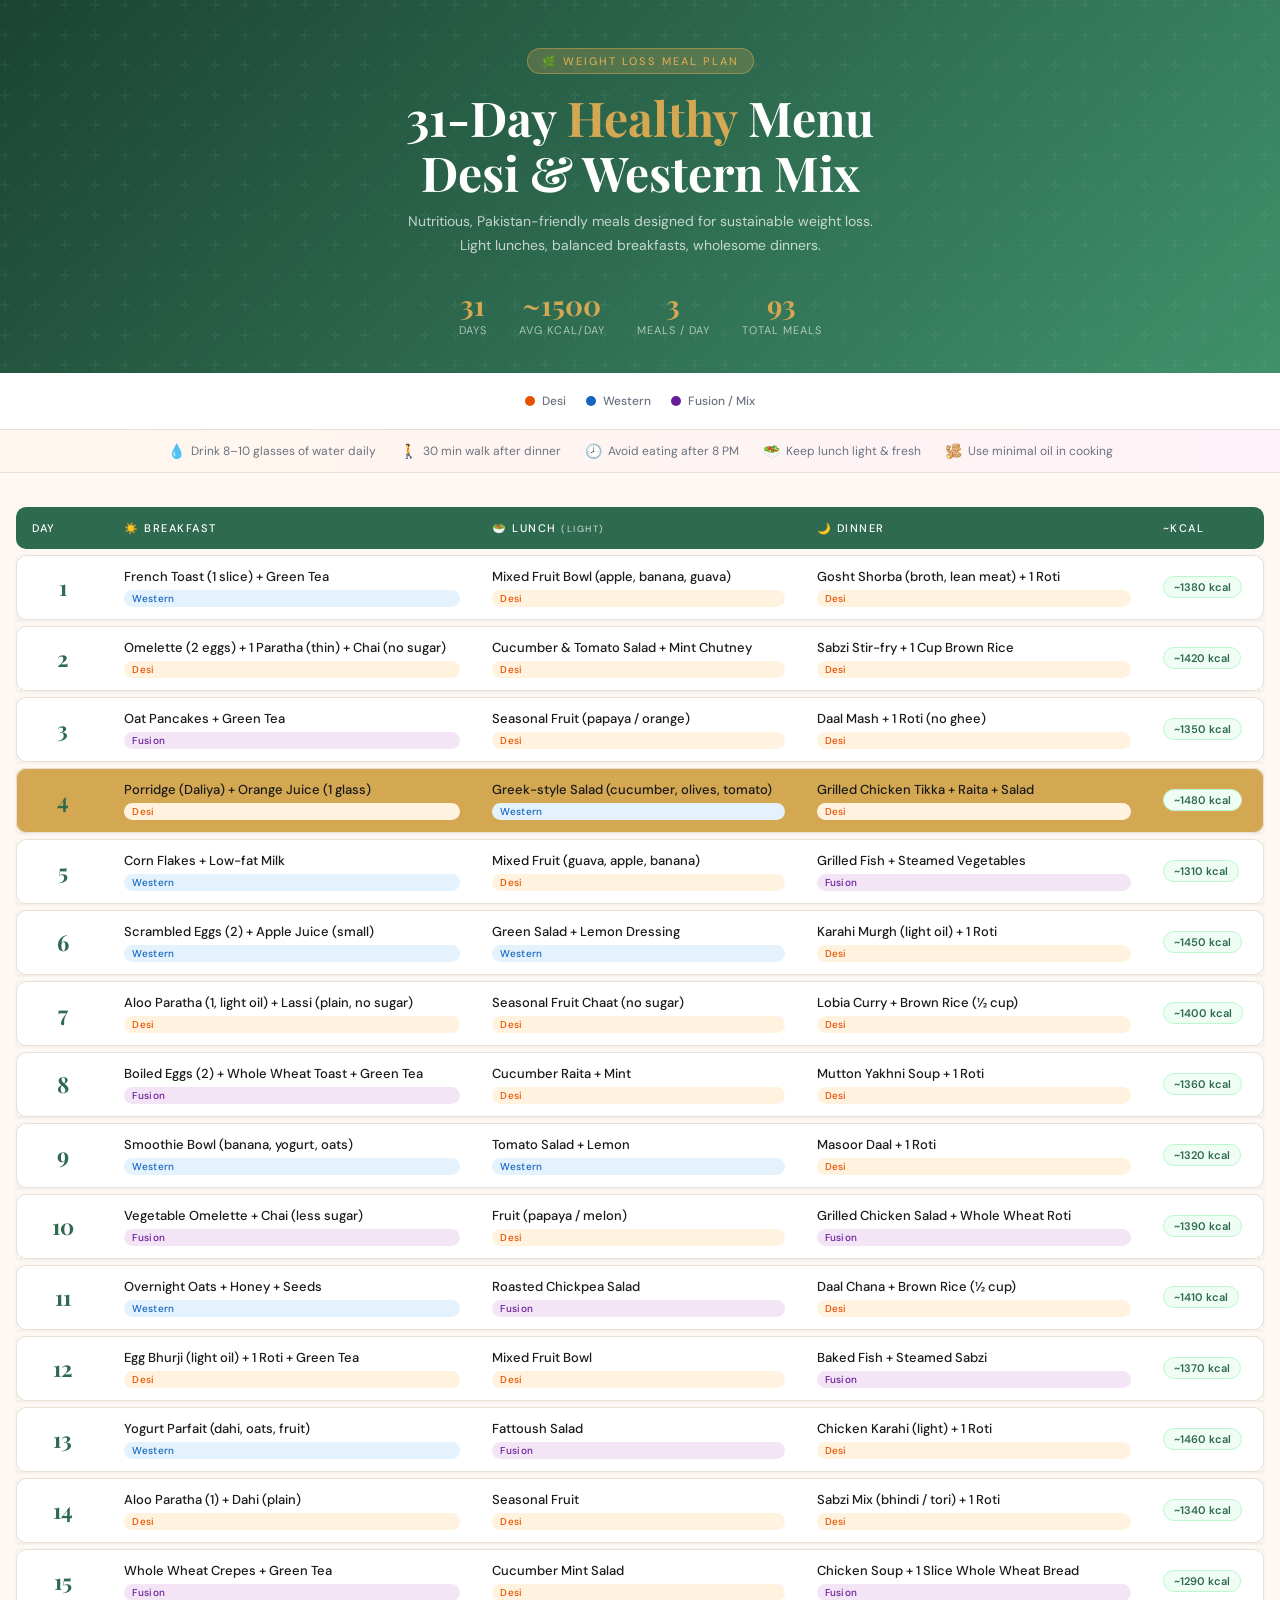
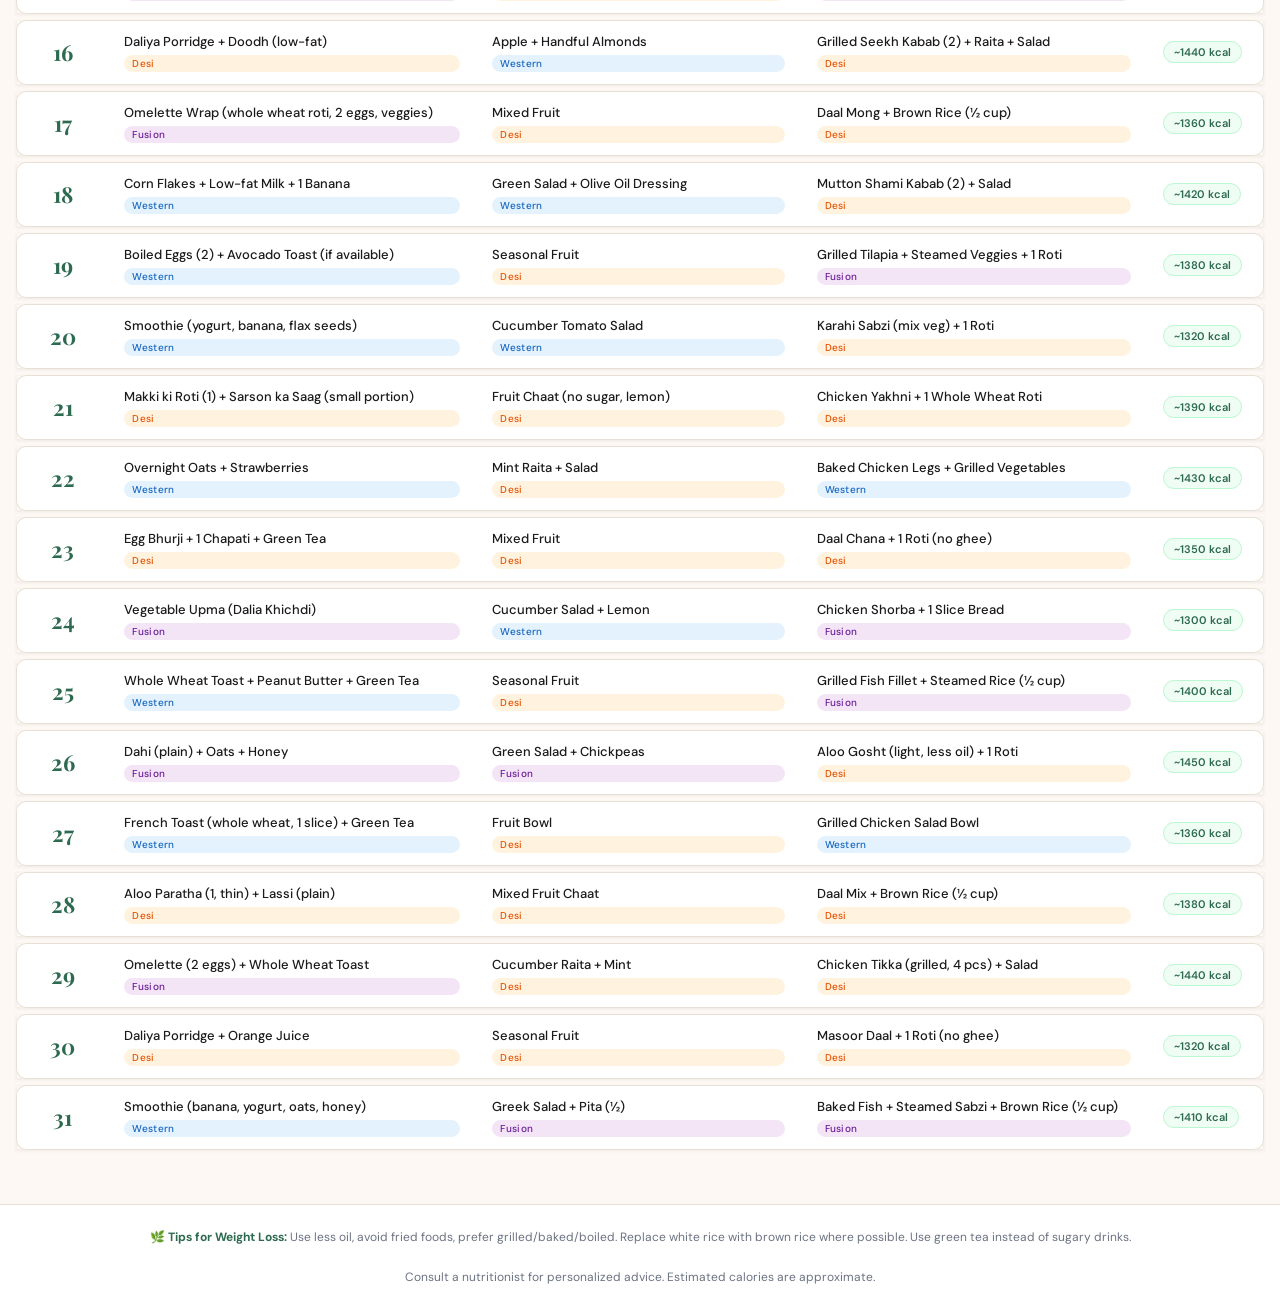
<file: index.html>
<!DOCTYPE html>
<html lang="en">
<head>
<meta charset="UTF-8">
<meta name="viewport" content="width=device-width, initial-scale=1.0">
<title>31-Day Meal Plan – Weight Loss</title>

<link href="https://fonts.googleapis.com/css2?family=Playfair+Display:wght@700;900&family=DM+Sans:wght@300;400;500&display=swap" rel="stylesheet">
<link rel="stylesheet" href="style.css">

</head>
<body>

<div class="hero">
  <div class="hero-badge">🌿 Weight Loss Meal Plan</div>
  <h1>31-Day <span>Healthy</span> Menu<br>Desi & Western Mix</h1>
  <p>Nutritious, Pakistan-friendly meals designed for sustainable weight loss. Light lunches, balanced breakfasts, wholesome dinners.</p>
  <div class="hero-stats">
    <div class="stat"><div class="stat-num">31</div><div class="stat-label">Days</div></div>
    <div class="stat"><div class="stat-num">~1500</div><div class="stat-label">Avg kcal/day</div></div>
    <div class="stat"><div class="stat-num">3</div><div class="stat-label">Meals / Day</div></div>
    <div class="stat"><div class="stat-num">93</div><div class="stat-label">Total Meals</div></div>
  </div>
</div>

<div class="legend">
  <div class="legend-item"><div class="legend-dot" style="background:#e65100"></div> Desi</div>
  <div class="legend-item"><div class="legend-dot" style="background:#1565c0"></div> Western</div>
  <div class="legend-item"><div class="legend-dot" style="background:#6a1b9a"></div> Fusion / Mix</div>
</div>

<div class="tips-bar">
  <div class="tip"><span class="tip-icon">💧</span> Drink 8–10 glasses of water daily</div>
  <div class="tip"><span class="tip-icon">🚶</span> 30 min walk after dinner</div>
  <div class="tip"><span class="tip-icon">🕗</span> Avoid eating after 8 PM</div>
  <div class="tip"><span class="tip-icon">🥗</span> Keep lunch light & fresh</div>
  <div class="tip"><span class="tip-icon">🫚</span> Use minimal oil in cooking</div>
</div>

<div class="table-wrap">
<table>
  <thead>
    <tr>
      <th>Day</th>
      <th>☀️ Breakfast</th>
      <th>🥗 Lunch <small style="opacity:.7">(light)</small></th>
      <th>🌙 Dinner</th>
      <th>~kcal</th>
    </tr>
  </thead>
  <tbody id="mealBody">
  </tbody>
</table>
</div>

<div class="modal-backdrop" id="mealModal">
  <div class="modal" role="dialog" aria-modal="true" aria-labelledby="modalTitle" aria-describedby="modalDescription">
    <button class="modal-close" id="closeModal" aria-label="Close recipe details">×</button>
    <div class="modal-header">
      <div class="modal-category" id="modalCategory">Meal details</div>
      <h2 class="modal-title" id="modalTitle">Recipe title</h2>
    </div>
    <div class="modal-body">
      <p class="modal-recipe" id="modalDescription">Recipe instructions will appear here.</p>
      <h3>Ingredients</h3>
      <ul class="modal-ingredients" id="modalIngredients"></ul>
    </div>
  </div>
</div>

<footer>
  <p>🌿 <strong>Tips for Weight Loss:</strong> Use less oil, avoid fried foods, prefer grilled/baked/boiled. Replace white rice with brown rice where possible. Use green tea instead of sugary drinks.</p>
  <br>
  <p style="margin-top:8px">Consult a nutritionist for personalized advice. Estimated calories are approximate.</p>
</footer>

<script>
const days = ['Mon','Tue','Wed','Thu','Fri','Sat','Sun'];

const meals = [
  { b:'French Toast (1 slice) + Green Tea', b_recipe:'Dip whole wheat bread in beaten egg mixture and cook lightly in a non-stick pan. Top with minimal ghee and serve warm with green tea.', b_ingredients:['Whole wheat bread (1 slice)', 'Eggs (2)', 'Green tea (1 cup)'], bl:'western', l:'Mixed Fruit Bowl (apple, banana, guava)', l_recipe:'Chop fresh fruits into bite-sized pieces. Mix in a bowl and serve fresh, no added sugar.', l_ingredients:['Apple (1)', 'Banana (1)', 'Guava (1 medium)'], ll:'desi', d:'Gosht Shorba (broth, lean meat) + 1 Roti', d_recipe:'Boil lean meat pieces with spices and herbs in minimal oil until tender. Serve as broth with 1 whole wheat roti on the side.', d_ingredients:['Lean meat (150g)', 'Ginger-garlic paste (1 tsp)', '1 whole wheat roti', 'Spices to taste'], dl:'desi', kcal:1380 },
  { b:'Omelette (2 eggs) + 1 Paratha (thin) + Chai (no sugar)', b_recipe:'Whisk 2 eggs with salt and pepper. Cook in a non-stick pan with minimal oil until golden. Serve with 1 thin paratha and sugar-free chai.', b_ingredients:['Eggs (2)', 'Whole wheat paratha (1, thin)', 'Chai (1 cup, no sugar)', 'Oil (1 tsp)'], bl:'desi', l:'Cucumber & Tomato Salad + Mint Chutney', l_recipe:'Slice cucumber and tomato. Arrange in a bowl and prepare fresh mint chutney with cilantro, green chilies, and lemon juice.', l_ingredients:['Cucumber (1 medium)', 'Tomato (2 medium)', 'Fresh mint (½ bunch)', 'Green chili (1)', 'Lemon juice (1 tbsp)'], ll:'desi', d:'Sabzi Stir-fry + 1 Cup Brown Rice', d_recipe:'Stir-fry mixed vegetables (spinach, fenugreek, peppers) with minimal oil and spices. Serve with 1 cup cooked brown rice.', d_ingredients:['Mixed greens (2 cups)', 'Bell peppers (1)', 'Onion (1)', 'Brown rice (1 cup cooked)', 'Oil (1 tsp)'], dl:'desi', kcal:1420 },
  { b:'Oat Pancakes + Green Tea', b_recipe:'Mix oats, egg, and cinnamon. Cook on a non-stick pan until golden on both sides. Serve with green tea, no added sugar.', b_ingredients:['Rolled oats (½ cup)', 'Egg (1)', 'Cinnamon (½ tsp)', 'Green tea (1 cup)'], bl:'mix', l:'Seasonal Fruit (papaya / orange)', l_recipe:'Peel and slice fresh papaya or orange into bite-sized pieces. Serve immediately for maximum nutrients.', l_ingredients:['Papaya or Orange (1 medium)'], ll:'desi', d:'Daal Mash + 1 Roti (no ghee)', d_recipe:'Cook lentils with turmeric and spices until soft and mashed. Serve with 1 whole wheat roti cooked without ghee.', d_ingredients:['Masoor daal (½ cup)', 'Turmeric (½ tsp)', 'Whole wheat roti (1)', 'Spices to taste'], dl:'desi', kcal:1350 },
  { b:'Porridge (Daliya) + Orange Juice (1 glass)', b_recipe:'Cook broken wheat with water and a pinch of salt until soft and creamy. Serve warm with 1 glass fresh orange juice.', b_ingredients:['Broken wheat (½ cup)', 'Water (1.5 cups)', 'Salt to taste', 'Orange juice (1 glass)'], bl:'desi', l:'Greek-style Salad (cucumber, olives, tomato)', l_recipe:'Chop cucumber, tomato, and add olives. Drizzle with lemon juice and minimal olive oil. Mix well.', l_ingredients:['Cucumber (1)', 'Tomato (2)', 'Olives (½ cup)', 'Lemon juice (1 tbsp)', 'Olive oil (1 tsp)'], ll:'western', d:'Grilled Chicken Tikka + Raita + Salad', d_recipe:'Marinate chicken in yogurt and spices for 30 minutes. Grill until cooked. Serve with cucumber raita and fresh salad.', d_ingredients:['Chicken breast (200g)', 'Yogurt (½ cup)', 'Spices (ginger, garlic, chili)', 'Cucumber raita', 'Mixed salad'], dl:'desi', kcal:1480 },
  { b:'Corn Flakes + Low-fat Milk', b_recipe:'Pour corn flakes in a bowl and add 1 cup low-fat milk. Serve immediately.', b_ingredients:['Corn flakes (1 cup)', 'Low-fat milk (1 cup)'], bl:'western', l:'Mixed Fruit (guava, apple, banana)', l_recipe:'Wash and slice fresh fruits. Combine in a bowl and serve fresh without added sugar.', l_ingredients:['Guava (1)', 'Apple (1)', 'Banana (1)'], ll:'desi', d:'Grilled Fish + Steamed Vegetables', d_recipe:'Grill fish fillet with minimal oil and herbs. Steam mixed vegetables separately. Serve together.', d_ingredients:['Fish fillet (200g)', 'Broccoli (1 cup)', 'Carrots (1 medium)', 'Oil (1 tsp)', 'Herbs to taste'], dl:'mix', kcal:1310 },
  { b:'Scrambled Eggs (2) + Apple Juice (small)', b_recipe:'Beat 2 eggs with salt and pepper. Cook in non-stick pan with minimal oil until scrambled. Serve with 1 small glass apple juice.', b_ingredients:['Eggs (2)', 'Oil (1 tsp)', 'Apple juice (1 small glass)'], bl:'western', l:'Green Salad + Lemon Dressing', l_recipe:'Mix lettuce, spinach, and cucumber. Prepare dressing with lemon juice and minimal olive oil.', l_ingredients:['Mixed greens (2 cups)', 'Cucumber (½)', 'Lemon juice (2 tbsp)', 'Olive oil (1 tsp)'], ll:'western', d:'Karahi Murgh (light oil) + 1 Roti', d_recipe:'Cook chicken pieces with tomatoes and peppers in minimal oil. Serve hot with 1 whole wheat roti.', d_ingredients:['Chicken (200g)', 'Tomatoes (2)', 'Bell peppers (1)', 'Oil (2 tsp)', 'Roti (1)'], dl:'desi', kcal:1450 },
  { b:'Aloo Paratha (1, light oil) + Lassi (plain, no sugar)', b_recipe:'Make whole wheat dough, stuff with boiled potato and spices. Cook on griddle with minimal oil. Serve with plain lassi.', b_ingredients:['Whole wheat flour (1 cup)', 'Potato (1 medium)', 'Oil (1 tsp)', 'Plain lassi (1 cup, no sugar)'], bl:'desi', l:'Seasonal Fruit Chaat (no sugar)', l_recipe:'Chop fresh seasonal fruits, add lemon juice and black salt. Mix well and serve fresh.', l_ingredients:['Seasonal fruits (2 cups)', 'Lemon juice (1 tbsp)', 'Black salt (½ tsp)'], ll:'desi', d:'Lobia Curry + Brown Rice (½ cup)', d_recipe:'Cook kidney beans with tomatoes and spices in minimal oil. Serve with ½ cup cooked brown rice.', d_ingredients:['Kidney beans (1 cup cooked)', 'Tomatoes (2)', 'Spices to taste', 'Brown rice (½ cup cooked)', 'Oil (1 tsp)'], dl:'desi', kcal:1400 },
  { b:'Boiled Eggs (2) + Whole Wheat Toast + Green Tea', b_recipe:'Boil 2 eggs until firm. Toast whole wheat bread lightly. Serve together with green tea.', b_ingredients:['Eggs (2)', 'Whole wheat bread (2 slices)', 'Green tea (1 cup)'], bl:'mix', l:'Cucumber Raita + Mint', l_recipe:'Grate cucumber and mix with plain yogurt, cumin, and fresh mint. Add salt to taste.', l_ingredients:['Cucumber (1 medium)', 'Yogurt (1 cup)', 'Fresh mint (¼ bunch)', 'Cumin (½ tsp)'], ll:'desi', d:'Mutton Yakhni Soup + 1 Roti', d_recipe:'Boil mutton pieces with spices in water until tender. Serve as broth with 1 roti.', d_ingredients:['Mutton (150g)', 'Ginger-garlic (1 tsp)', 'Spices to taste', 'Roti (1)'], dl:'desi', kcal:1360 },
  { b:'Smoothie Bowl (banana, yogurt, oats)', b_recipe:'Blend banana with yogurt and milk. Pour in a bowl and top with oats and seeds.', b_ingredients:['Banana (1)', 'Yogurt (1 cup)', 'Milk (½ cup)', 'Oats (2 tbsp)', 'Seeds (1 tbsp)'], bl:'western', l:'Tomato Salad + Lemon', l_recipe:'Slice tomatoes and onions. Mix and dress with lemon juice and minimal oil.', l_ingredients:['Tomatoes (3)', 'Onion (1)', 'Lemon juice (2 tbsp)', 'Oil (1 tsp)'], ll:'western', d:'Masoor Daal + 1 Roti', d_recipe:'Cook red lentils with turmeric until soft. Serve with 1 whole wheat roti.', d_ingredients:['Red lentils (½ cup)', 'Turmeric (½ tsp)', 'Whole wheat roti (1)', 'Spices to taste'], dl:'desi', kcal:1320 },
  { b:'Vegetable Omelette + Chai (less sugar)', b_recipe:'Make omelette with eggs and finely chopped vegetables. Cook in minimal oil. Serve with sugar-free chai.', b_ingredients:['Eggs (2)', 'Mixed vegetables (½ cup)', 'Oil (1 tsp)', 'Chai (1 cup, less sugar)'], bl:'mix', l:'Fruit (papaya / melon)', l_recipe:'Peel and cut fresh papaya or melon into chunks. Serve fresh and cold.', l_ingredients:['Papaya or Melon (1 medium)'], ll:'desi', d:'Grilled Chicken Salad + Whole Wheat Roti', d_recipe:'Grill chicken breast and slice. Mix with fresh vegetables and light dressing. Serve with roti.', d_ingredients:['Chicken breast (200g)', 'Mixed vegetables (2 cups)', 'Lemon dressing (2 tbsp)', 'Whole wheat roti (1)'], dl:'mix', kcal:1390 },
  { b:'Overnight Oats + Honey + Seeds', b_recipe:'Mix oats with yogurt, milk, and honey. Refrigerate overnight. Top with seeds before serving.', b_ingredients:['Oats (½ cup)', 'Yogurt (½ cup)', 'Milk (½ cup)', 'Honey (1 tsp)', 'Seeds (1 tbsp)'], bl:'western', l:'Roasted Chickpea Salad', l_recipe:'Roast chickpeas with minimal oil and spices until crispy. Toss with chopped vegetables.', l_ingredients:['Chickpeas (1 cup)', 'Mixed vegetables (1 cup)', 'Oil (1 tsp)', 'Spices to taste'], ll:'mix', d:'Daal Chana + Brown Rice (½ cup)', d_recipe:'Cook mixed lentils and chickpeas with spices. Serve with ½ cup brown rice.', d_ingredients:['Mixed lentils (½ cup)', 'Chickpeas (½ cup)', 'Brown rice (½ cup cooked)', 'Spices to taste'], dl:'desi', kcal:1410 },
  { b:'Egg Bhurji (light oil) + 1 Roti + Green Tea', b_recipe:'Scramble eggs with onions, tomatoes, and spices in minimal oil. Serve with roti and green tea.', b_ingredients:['Eggs (2)', 'Onion (1)', 'Tomato (1)', 'Oil (1 tsp)', 'Roti (1)', 'Green tea (1 cup)'], bl:'desi', l:'Mixed Fruit Bowl', l_recipe:'Combine sliced apple, banana, and berries. Serve fresh without added sugar.', l_ingredients:['Apple (1)', 'Banana (1)', 'Berries (½ cup)'], ll:'desi', d:'Baked Fish + Steamed Sabzi', d_recipe:'Bake fish fillet in oven with herbs. Steam mixed vegetables separately. Serve together.', d_ingredients:['Fish fillet (200g)', 'Mixed vegetables (2 cups)', 'Herbs to taste'], dl:'mix', kcal:1370 },
  { b:'Yogurt Parfait (dahi, oats, fruit)', b_recipe:'Layer yogurt, oats, and fresh berries. Serve immediately for best texture.', b_ingredients:['Yogurt (1 cup)', 'Oats (¼ cup)', 'Berries (½ cup)'], bl:'western', l:'Fattoush Salad', l_recipe:'Mix mixed greens with tomatoes, cucumbers, and crispy whole wheat croutons. Dress with lemon vinaigrette.', l_ingredients:['Mixed greens (2 cups)', 'Tomatoes (1)', 'Cucumber (1)', 'Whole wheat croutons (2 tbsp)', 'Lemon vinaigrette (2 tbsp)'], ll:'mix', d:'Chicken Karahi (light) + 1 Roti', d_recipe:'Cook chicken with tomatoes and peppers in minimal oil. Finish with fresh cilantro. Serve with roti.', d_ingredients:['Chicken (200g)', 'Tomatoes (2)', 'Bell peppers (1)', 'Oil (2 tsp)', 'Cilantro (2 tbsp)', 'Roti (1)'], dl:'desi', kcal:1460 },
  { b:'Aloo Paratha (1) + Dahi (plain)', b_recipe:'Make potato-stuffed paratha with minimal oil. Serve with plain yogurt.', b_ingredients:['Whole wheat flour (1 cup)', 'Potato (1 medium)', 'Oil (1 tsp)', 'Yogurt (½ cup)'], bl:'desi', l:'Seasonal Fruit', l_recipe:'Choose and serve 1-2 seasonal fruits fresh and whole or sliced.', l_ingredients:['Seasonal fruit (1-2 medium)'], ll:'desi', d:'Sabzi Mix (bhindi / tori) + 1 Roti', d_recipe:'Stir-fry mixed vegetables with minimal oil and spices. Serve with roti.', d_ingredients:['Okra (1 cup)', 'Bottle gourd (1 cup)', 'Onion (½)', 'Oil (1 tsp)', 'Roti (1)', 'Spices to taste'], dl:'desi', kcal:1340 },
  { b:'Whole Wheat Crepes + Green Tea', b_recipe:'Make thin crepes from whole wheat flour. Serve rolled up with green tea.', b_ingredients:['Whole wheat flour (½ cup)', 'Egg (1)', 'Milk (½ cup)', 'Green tea (1 cup)'], bl:'mix', l:'Cucumber Mint Salad', l_recipe:'Slice cucumber and mix with fresh mint, lemon juice, and salt.', l_ingredients:['Cucumber (2 medium)', 'Fresh mint (½ bunch)', 'Lemon juice (2 tbsp)', 'Salt to taste'], ll:'desi', d:'Chicken Soup + 1 Slice Whole Wheat Bread', d_recipe:'Make clear chicken broth with vegetables and herbs. Serve hot with toasted bread.', d_ingredients:['Chicken (150g)', 'Mixed vegetables (1 cup)', 'Whole wheat bread (1 slice)', 'Broth (2 cups)', 'Herbs to taste'], dl:'mix', kcal:1290 },
  { b:'Daliya Porridge + Doodh (low-fat)', b_recipe:'Cook broken wheat with water until soft and creamy. Serve warm with low-fat milk.', b_ingredients:['Broken wheat (½ cup)', 'Water (1.5 cups)', 'Low-fat milk (1 cup)', 'Salt to taste'], bl:'desi', l:'Apple + Handful Almonds', l_recipe:'Slice apple and serve with raw almonds. Eat fresh.', l_ingredients:['Apple (1 large)', 'Almonds (15-20)'], ll:'western', d:'Grilled Seekh Kabab (2) + Raita + Salad', d_recipe:'Make seekh kabab with minced meat and spices, grill on skewers. Serve with raita and salad.', d_ingredients:['Minced meat (150g)', 'Spices to taste', 'Cucumber raita (½ cup)', 'Mixed salad (1 cup)'], dl:'desi', kcal:1440 },
  { b:'Omelette Wrap (whole wheat roti, 2 eggs, veggies)', b_recipe:'Make omelette with vegetables, wrap in warm roti. Serve hot.', b_ingredients:['Eggs (2)', 'Whole wheat roti (1)', 'Mixed vegetables (½ cup)', 'Oil (1 tsp)'], bl:'mix', l:'Mixed Fruit', l_recipe:'Combine sliced apple, banana, orange, and grapes. Serve fresh.', l_ingredients:['Apple (1)', 'Banana (1)', 'Orange (1)', 'Grapes (½ cup)'], ll:'desi', d:'Daal Mong + Brown Rice (½ cup)', d_recipe:'Cook mung lentils with spices until soft. Serve with ½ cup brown rice.', d_ingredients:['Mung lentils (½ cup)', 'Brown rice (½ cup cooked)', 'Spices to taste'], dl:'desi', kcal:1360 },
  { b:'Corn Flakes + Low-fat Milk + 1 Banana', b_recipe:'Pour corn flakes in a bowl, add milk, and top with banana slices.', b_ingredients:['Corn flakes (1 cup)', 'Low-fat milk (1 cup)', 'Banana (1)'], bl:'western', l:'Green Salad + Olive Oil Dressing', l_recipe:'Mix fresh greens with cucumber and tomato. Drizzle with olive oil and vinegar.', l_ingredients:['Mixed greens (2 cups)', 'Cucumber (½)', 'Tomato (1)', 'Olive oil (1 tsp)', 'Vinegar (1 tbsp)'], ll:'western', d:'Mutton Shami Kabab (2) + Salad', d_recipe:'Make spiced mutton kababs and grill or pan-fry. Serve with fresh salad.', d_ingredients:['Minced mutton (150g)', 'Spices to taste', 'Fresh salad (1 cup)'], dl:'desi', kcal:1420 },
  { b:'Boiled Eggs (2) + Avocado Toast (if available)', b_recipe:'Boil 2 eggs and mash with salt. Spread on toasted whole wheat bread with avocado.', b_ingredients:['Eggs (2)', 'Whole wheat bread (1 slice)', 'Avocado (½)'], bl:'western', l:'Seasonal Fruit', l_recipe:'Select and serve 1-2 medium fresh seasonal fruits.', l_ingredients:['Seasonal fruit (1-2 medium)'], ll:'desi', d:'Grilled Tilapia + Steamed Veggies + 1 Roti', d_recipe:'Grill tilapia fillet with herbs. Steam vegetables. Serve with roti.', d_ingredients:['Tilapia fillet (200g)', 'Mixed vegetables (1.5 cups)', 'Herbs to taste', 'Whole wheat roti (1)'], dl:'mix', kcal:1380 },
  { b:'Smoothie (yogurt, banana, flax seeds)', b_recipe:'Blend yogurt, banana, and flax seeds with milk. Serve immediately.', b_ingredients:['Yogurt (1 cup)', 'Banana (1)', 'Flax seeds (1 tbsp)', 'Milk (½ cup)'], bl:'western', l:'Cucumber Tomato Salad', l_recipe:'Dice cucumber and tomato. Mix with lemon juice and minimal salt.', l_ingredients:['Cucumber (1 large)', 'Tomato (2)', 'Lemon juice (2 tbsp)'], ll:'western', d:'Karahi Sabzi (mix veg) + 1 Roti', d_recipe:'Stir-fry mixed vegetables in minimal oil with spices. Serve hot with roti.', d_ingredients:['Mixed vegetables (3 cups)', 'Oil (1.5 tsp)', 'Spices to taste', 'Whole wheat roti (1)'], dl:'desi', kcal:1320 },
  { b:'Makki ki Roti (1) + Sarson ka Saag (small portion)', b_recipe:'Make cornmeal roti and serve with small portion of sautéed spinach in minimal oil.', b_ingredients:['Cornmeal (½ cup)', 'Spinach (1 cup)', 'Oil (1 tsp)', 'Salt and spices to taste'], bl:'desi', l:'Fruit Chaat (no sugar, lemon)', l_recipe:'Chop fruits and mix with lemon juice, salt, and spices. Serve fresh.', l_ingredients:['Mixed fruits (2 cups)', 'Lemon juice (2 tbsp)', 'Salt and spices to taste'], ll:'desi', d:'Chicken Yakhni + 1 Whole Wheat Roti', d_recipe:'Make clear chicken broth with spices. Serve hot with roti.', d_ingredients:['Chicken (150g)', 'Ginger-garlic (1 tsp)', 'Broth (2 cups)', 'Whole wheat roti (1)', 'Spices to taste'], dl:'desi', kcal:1390 },
  { b:'Overnight Oats + Strawberries', b_recipe:'Mix oats with yogurt and milk. Refrigerate overnight. Top with fresh strawberries.', b_ingredients:['Oats (½ cup)', 'Yogurt (½ cup)', 'Milk (½ cup)', 'Strawberries (½ cup)'], bl:'western', l:'Mint Raita + Salad', l_recipe:'Mix yogurt with grated cucumber, mint, and spices. Serve with fresh salad.', l_ingredients:['Yogurt (1 cup)', 'Cucumber (1 medium)', 'Fresh mint (¼ bunch)', 'Mixed salad (1 cup)', 'Spices to taste'], ll:'desi', d:'Baked Chicken Legs + Grilled Vegetables', d_recipe:'Bake chicken legs with herbs. Grill vegetables separately. Serve together.', d_ingredients:['Chicken legs (2)', 'Mixed vegetables (2 cups)', 'Herbs to taste'], dl:'western', kcal:1430 },
  { b:'Egg Bhurji + 1 Chapati + Green Tea', b_recipe:'Scramble eggs with onions and tomatoes in minimal oil. Serve with chapati and green tea.', b_ingredients:['Eggs (2)', 'Onion (1)', 'Tomato (1)', 'Oil (1 tsp)', 'Chapati (1)', 'Green tea (1 cup)'], bl:'desi', l:'Mixed Fruit', l_recipe:'Slice and mix fresh fruits. Serve without added sugar.', l_ingredients:['Assorted fruits (2 cups)'], ll:'desi', d:'Daal Chana + 1 Roti (no ghee)', d_recipe:'Cook mixed lentils and chickpeas with spices. Serve with roti made without ghee.', d_ingredients:['Mixed lentils (½ cup)', 'Chickpeas (½ cup)', 'Whole wheat roti (1)', 'Spices to taste'], dl:'desi', kcal:1350 },
  { b:'Vegetable Upma (Dalia Khichdi)', b_recipe:'Cook broken wheat with vegetables and minimal oil until soft. Season with spices and lemon juice.', b_ingredients:['Broken wheat (½ cup)', 'Mixed vegetables (1 cup)', 'Oil (1 tsp)', 'Lemon juice (1 tbsp)', 'Spices to taste'], bl:'mix', l:'Cucumber Salad + Lemon', l_recipe:'Slice cucumber thinly and dress with lemon juice, salt, and spices.', l_ingredients:['Cucumber (2 medium)', 'Lemon juice (2 tbsp)', 'Salt to taste'], ll:'western', d:'Chicken Shorba + 1 Slice Bread', d_recipe:'Make light chicken broth with vegetables. Serve hot with whole wheat bread.', d_ingredients:['Chicken (150g)', 'Mixed vegetables (1 cup)', 'Whole wheat bread (1 slice)', 'Broth (2 cups)', 'Herbs to taste'], dl:'mix', kcal:1300 },
  { b:'Whole Wheat Toast + Peanut Butter + Green Tea', b_recipe:'Toast whole wheat bread and spread thin layer of peanut butter. Serve with green tea.', b_ingredients:['Whole wheat bread (2 slices)', 'Peanut butter (1 tbsp)', 'Green tea (1 cup)'], bl:'western', l:'Seasonal Fruit', l_recipe:'Choose 1-2 fresh seasonal fruits and serve whole or sliced.', l_ingredients:['Seasonal fruit (1-2 medium)'], ll:'desi', d:'Grilled Fish Fillet + Steamed Rice (½ cup)', d_recipe:'Grill fish fillet with minimal oil and herbs. Serve with steamed rice.', d_ingredients:['Fish fillet (200g)', 'Brown rice (½ cup cooked)', 'Herbs to taste', 'Oil (1 tsp)'], dl:'mix', kcal:1400 },
  { b:'Dahi (plain) + Oats + Honey', b_recipe:'Serve plain yogurt topped with oats and drizzle of honey.', b_ingredients:['Plain yogurt (1 cup)', 'Oats (¼ cup)', 'Honey (1 tsp)'], bl:'mix', l:'Green Salad + Chickpeas', l_recipe:'Mix fresh greens with chickpeas, vegetables, and light dressing.', l_ingredients:['Mixed greens (2 cups)', 'Chickpeas (½ cup)', 'Mixed vegetables (1 cup)', 'Light dressing (1 tbsp)'], ll:'mix', d:'Aloo Gosht (light, less oil) + 1 Roti', d_recipe:'Cook potato and meat curry using minimal oil. Serve with roti.', d_ingredients:['Meat (150g)', 'Potato (2 medium)', 'Oil (1.5 tsp)', 'Spices to taste', 'Whole wheat roti (1)'], dl:'desi', kcal:1450 },
  { b:'French Toast (whole wheat, 1 slice) + Green Tea', b_recipe:'Dip whole wheat bread in egg mixture and cook lightly. Serve with green tea.', b_ingredients:['Whole wheat bread (1 slice)', 'Egg (1)', 'Cinnamon (½ tsp)', 'Green tea (1 cup)'], bl:'western', l:'Fruit Bowl', l_recipe:'Combine sliced fruits in a bowl. Serve fresh.', l_ingredients:['Mixed fruits (2 cups)'], ll:'desi', d:'Grilled Chicken Salad Bowl', d_recipe:'Grill chicken breast and slice. Mix with fresh vegetables and light dressing in a bowl.', d_ingredients:['Chicken breast (200g)', 'Mixed vegetables (2 cups)', 'Light dressing (2 tbsp)'], dl:'western', kcal:1360 },
  { b:'Aloo Paratha (1, thin) + Lassi (plain)', b_recipe:'Make thin potato-stuffed paratha with minimal oil. Serve with plain lassi.', b_ingredients:['Whole wheat flour (1 cup)', 'Potato (1 medium)', 'Oil (1 tsp)', 'Plain lassi (1 cup)'], bl:'desi', l:'Mixed Fruit Chaat', l_recipe:'Chop fruits and mix with lemon juice, salt, and spices. Serve immediately.', l_ingredients:['Mixed fruits (2 cups)', 'Lemon juice (2 tbsp)', 'Salt and spices to taste'], ll:'desi', d:'Daal Mix + Brown Rice (½ cup)', d_recipe:'Cook mixed lentils with spices. Serve with ½ cup brown rice.', d_ingredients:['Mixed lentils (½ cup)', 'Brown rice (½ cup cooked)', 'Spices to taste'], dl:'desi', kcal:1380 },
  { b:'Omelette (2 eggs) + Whole Wheat Toast', b_recipe:'Make omelette with 2 eggs and minimal oil. Serve with toasted whole wheat bread.', b_ingredients:['Eggs (2)', 'Whole wheat bread (1 slice)', 'Oil (1 tsp)', 'Salt and pepper to taste'], bl:'mix', l:'Cucumber Raita + Mint', l_recipe:'Mix grated cucumber with yogurt, cumin, and fresh mint.', l_ingredients:['Cucumber (1 medium)', 'Yogurt (1 cup)', 'Fresh mint (¼ bunch)', 'Cumin (½ tsp)'], ll:'desi', d:'Chicken Tikka (grilled, 4 pcs) + Salad', d_recipe:'Grill marinated chicken tikka pieces. Serve with fresh mixed salad.', d_ingredients:['Chicken breast (200g)', 'Yogurt marinade (½ cup)', 'Spices to taste', 'Mixed salad (1.5 cups)'], dl:'desi', kcal:1440 },
  { b:'Daliya Porridge + Orange Juice', b_recipe:'Cook broken wheat in water until creamy. Serve warm with fresh orange juice.', b_ingredients:['Broken wheat (½ cup)', 'Water (1.5 cups)', 'Salt to taste', 'Orange juice (1 glass)'], bl:'desi', l:'Seasonal Fruit', l_recipe:'Select and serve fresh seasonal fruit(s).', l_ingredients:['Seasonal fruit (1-2 medium)'], ll:'desi', d:'Masoor Daal + 1 Roti (no ghee)', d_recipe:'Cook red lentils with turmeric and spices. Serve with roti made without ghee.', d_ingredients:['Red lentils (½ cup)', 'Turmeric (½ tsp)', 'Whole wheat roti (1)', 'Spices to taste'], dl:'desi', kcal:1320 },
  { b:'Smoothie (banana, yogurt, oats, honey)', b_recipe:'Blend banana, yogurt, oats, and honey with milk. Serve immediately.', b_ingredients:['Banana (1)', 'Yogurt (1 cup)', 'Oats (¼ cup)', 'Honey (1 tsp)', 'Milk (½ cup)'], bl:'western', l:'Greek Salad + Pita (½)', l_recipe:'Mix tomato, cucumber, olives, and feta. Serve with ½ pita bread.', l_ingredients:['Tomato (2)', 'Cucumber (1)', 'Olives (¼ cup)', 'Feta cheese (¼ cup)', 'Pita bread (½)'], ll:'mix', d:'Baked Fish + Steamed Sabzi + Brown Rice (½ cup)', d_recipe:'Bake fish fillet with herbs. Steam mixed vegetables. Serve with brown rice.', d_ingredients:['Fish fillet (200g)', 'Mixed vegetables (2 cups)', 'Brown rice (½ cup cooked)', 'Herbs to taste'], dl:'mix', kcal:1410 },
];

const tagMap = { desi:'tag-desi', western:'tag-western', mix:'tag-mix' };
const tagLabel = { desi:'Desi', western:'Western', mix:'Fusion' };
const mealName = { b:'Breakfast', l:'Lunch', d:'Dinner' };
const weekLabels = ['Week 1 — Days 1–7','Week 2 — Days 8–14','Week 3 — Days 15–21','Week 4 — Days 22–28','Final Stretch — Days 29–31'];

const modal = document.getElementById('mealModal');
const modalTitle = document.getElementById('modalTitle');
const modalCategory = document.getElementById('modalCategory');
const modalRecipe = document.getElementById('modalDescription');
const modalIngredients = document.getElementById('modalIngredients');
const closeModal = document.getElementById('closeModal');

function openModal(index, mealKey) {
  const meal = meals[index];
  const recipeKey = mealKey + '_recipe';
  const ingredientsKey = mealKey + '_ingredients';

  modalCategory.textContent = mealName[mealKey];
  modalTitle.textContent = meal[mealKey];
  modalRecipe.textContent = meal[recipeKey];
  modalIngredients.innerHTML = meal[ingredientsKey].map(item => `<li>${item}</li>`).join('');
  modal.classList.add('active');
}

function closeMealModal() {
  modal.classList.remove('active');
}

closeModal.addEventListener('click', closeMealModal);
modal.addEventListener('click', e => {
  if (e.target === modal) closeMealModal();
});
document.addEventListener('keydown', e => {
  if (e.key === 'Escape' && modal.classList.contains('active')) {
    closeMealModal();
  }
});

const tbody = document.getElementById('mealBody');
let html = '';

meals.forEach((m, i) => {
  const dayNum = i + 1;
  const dayName = days[i % 7];

  html += `<tr>
    <td>
      <div class="day-cell">
        <div class="day-num">${dayNum}</div>
      </div>
    </td>
    <td>
      <div class="meal-cell clickable" data-index="${i}" data-meal="b" role="button" tabindex="0">
        <div class="meal-main">${m.b}</div>
        <span class="tag ${tagMap[m.bl]}">${tagLabel[m.bl]}</span>
      </div>
    </td>
    <td>
      <div class="meal-cell clickable" data-index="${i}" data-meal="l" role="button" tabindex="0">
        <div class="meal-main">${m.l}</div>
        <span class="tag ${tagMap[m.ll]}">${tagLabel[m.ll]}</span>
      </div>
    </td>
    <td>
      <div class="meal-cell clickable" data-index="${i}" data-meal="d" role="button" tabindex="0">
        <div class="meal-main">${m.d}</div>
        <span class="tag ${tagMap[m.dl]}">${tagLabel[m.dl]}</span>
      </div>
    </td>
    <td><span class="cal-badge">~${m.kcal} kcal</span></td>
  </tr>`;
});

tbody.innerHTML = html;

tbody.addEventListener('click', event => {
  const cell = event.target.closest('.meal-cell.clickable');
  if (!cell) return;
  openModal(cell.dataset.index, cell.dataset.meal);
});

tbody.addEventListener('keydown', event => {
  const cell = event.target.closest('.meal-cell.clickable');
  if (!cell) return;
  if (event.key === 'Enter' || event.key === ' ') {
    event.preventDefault();
    openModal(cell.dataset.index, cell.dataset.meal);
  }
});

// ===== TODAY AUTO SCROLL + HIGHLIGHT =====

let today = new Date();
let day = today.getDate() - 1;

// Get rows
const rows = document.querySelectorAll('#mealBody tr');

if (rows[day]) {
  rows[day].classList.add('today-row');

  rows[day].scrollIntoView({
    behavior: 'smooth',
    block: 'center'
  });
}
</script>
</body>
</html>
</file>
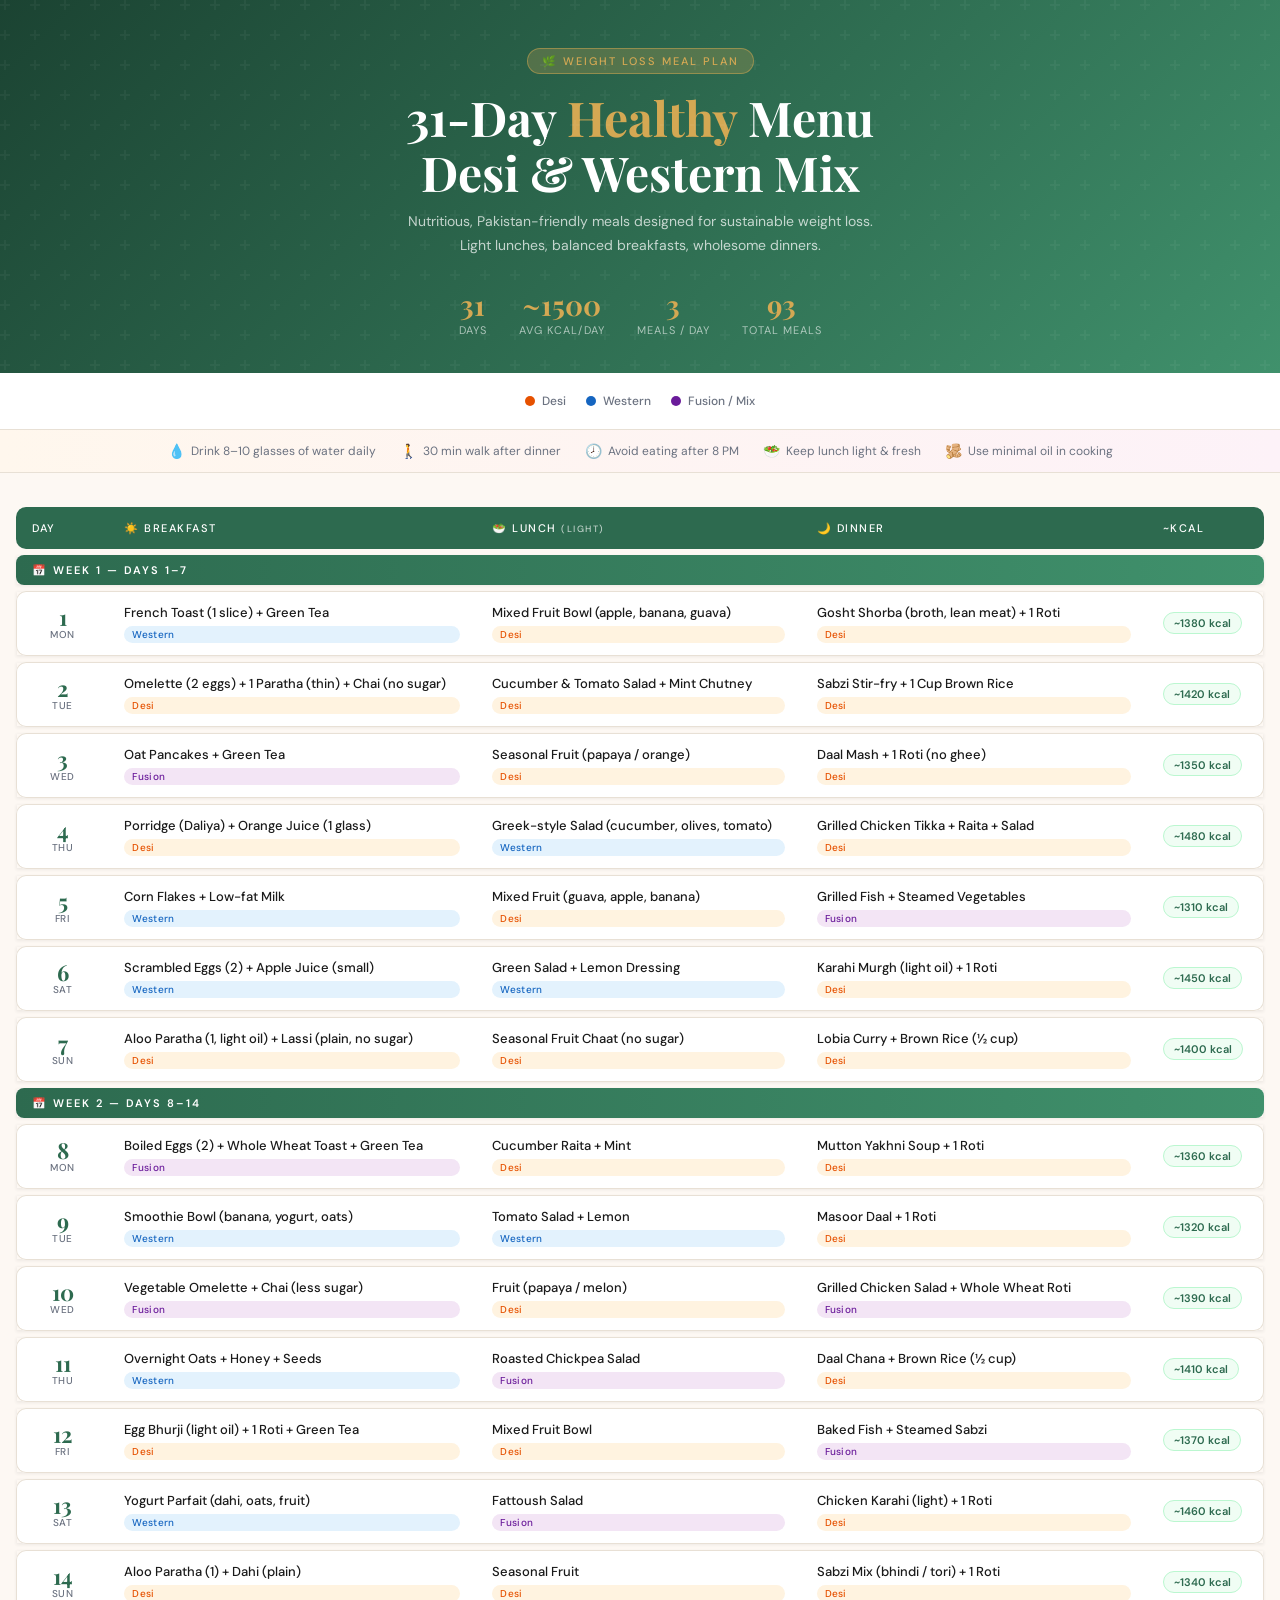
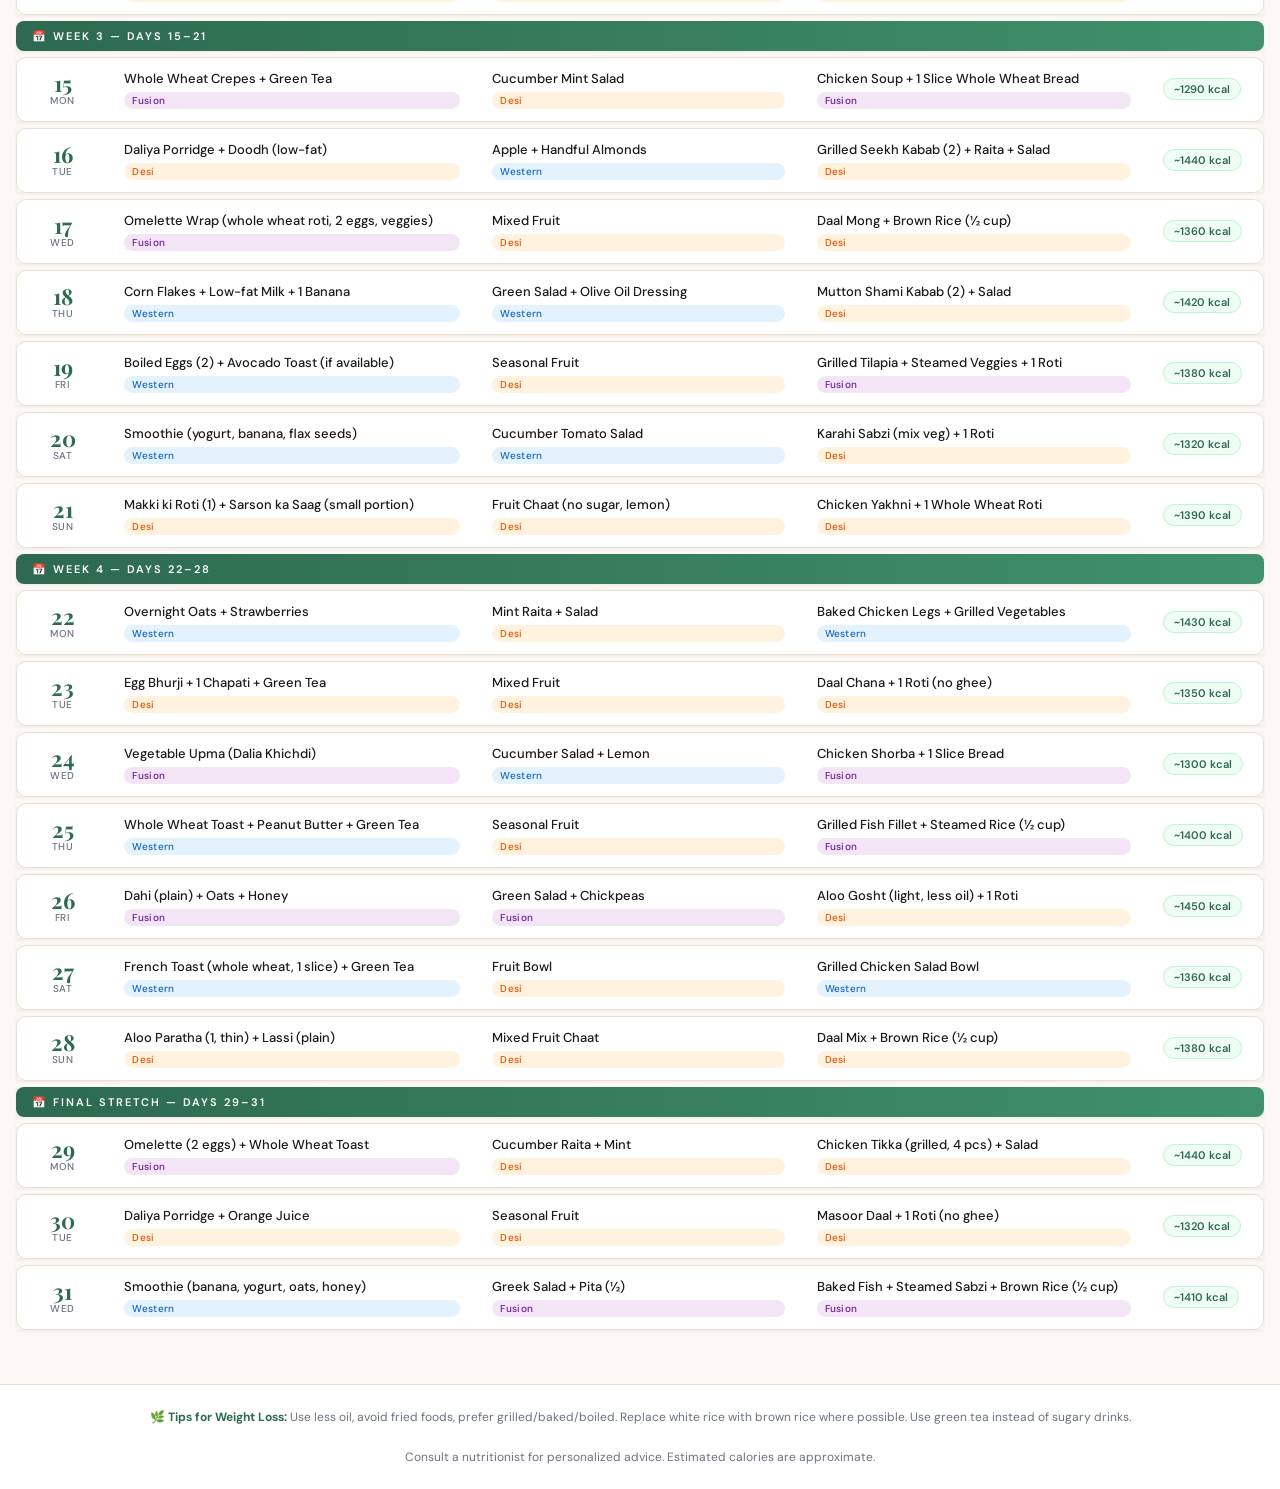
<file: meal-plan-31days.html>
<!DOCTYPE html>
<html lang="en">
<head>
<meta charset="UTF-8">
<meta name="viewport" content="width=device-width, initial-scale=1.0">
<title>31-Day Meal Plan – Weight Loss</title>
<link href="https://fonts.googleapis.com/css2?family=Playfair+Display:wght@700;900&family=DM+Sans:wght@300;400;500&display=swap" rel="stylesheet">
<style>
  :root {
    --bg: #fdf8f3;
    --card: #ffffff;
    --primary: #2d6a4f;
    --accent: #d4a853;
    --accent2: #e07a5f;
    --text: #1a1a1a;
    --muted: #6b7280;
    --border: #e8e0d5;
    --breakfast: #fff7ed;
    --lunch: #f0fdf4;
    --dinner: #fdf2f8;
    --bfast-acc: #f97316;
    --lunch-acc: #16a34a;
    --dinner-acc: #9333ea;
  }

  * { box-sizing: border-box; margin: 0; padding: 0; }

  body {
    font-family: 'DM Sans', sans-serif;
    background: var(--bg);
    color: var(--text);
    min-height: 100vh;
  }

  /* HERO */
  .hero {
    background: linear-gradient(135deg, #1b4332 0%, #2d6a4f 50%, #40916c 100%);
    padding: 48px 24px 36px;
    text-align: center;
    position: relative;
    overflow: hidden;
  }
  .hero::before {
    content: '';
    position: absolute;
    inset: 0;
    background: url("data:image/svg+xml,%3Csvg width='60' height='60' viewBox='0 0 60 60' xmlns='http://www.w3.org/2000/svg'%3E%3Cg fill='none' fill-rule='evenodd'%3E%3Cg fill='%23ffffff' fill-opacity='0.04'%3E%3Cpath d='M36 34v-4h-2v4h-4v2h4v4h2v-4h4v-2h-4zm0-30V0h-2v4h-4v2h4v4h2V6h4V4h-4zM6 34v-4H4v4H0v2h4v4h2v-4h4v-2H6zM6 4V0H4v4H0v2h4v4h2V6h4V4H6z'/%3E%3C/g%3E%3C/g%3E%3C/svg%3E");
  }
  .hero-badge {
    display: inline-block;
    background: rgba(212,168,83,0.25);
    border: 1px solid rgba(212,168,83,0.5);
    color: var(--accent);
    font-size: 11px;
    font-weight: 500;
    letter-spacing: 2px;
    text-transform: uppercase;
    padding: 5px 14px;
    border-radius: 20px;
    margin-bottom: 16px;
  }
  .hero h1 {
    font-family: 'Playfair Display', serif;
    font-size: clamp(28px, 6vw, 48px);
    color: #ffffff;
    line-height: 1.15;
    margin-bottom: 10px;
  }
  .hero h1 span { color: var(--accent); }
  .hero p {
    color: rgba(255,255,255,0.72);
    font-size: 14px;
    max-width: 480px;
    margin: 0 auto 28px;
    line-height: 1.7;
  }
  .hero-stats {
    display: flex;
    justify-content: center;
    gap: 32px;
    flex-wrap: wrap;
  }
  .stat {
    text-align: center;
  }
  .stat-num {
    font-family: 'Playfair Display', serif;
    font-size: 28px;
    color: var(--accent);
    font-weight: 700;
  }
  .stat-label {
    font-size: 11px;
    color: rgba(255,255,255,0.6);
    text-transform: uppercase;
    letter-spacing: 1px;
  }

  /* LEGEND */
  .legend {
    display: flex;
    justify-content: center;
    gap: 20px;
    flex-wrap: wrap;
    padding: 20px 24px;
    background: var(--card);
    border-bottom: 1px solid var(--border);
  }
  .legend-item {
    display: flex;
    align-items: center;
    gap: 7px;
    font-size: 12px;
    font-weight: 500;
    color: var(--muted);
  }
  .legend-dot {
    width: 10px; height: 10px;
    border-radius: 50%;
  }

  /* TIPS */
  .tips-bar {
    background: linear-gradient(90deg, #fff7ed, #fdf2f8);
    border-bottom: 1px solid var(--border);
    padding: 12px 24px;
    display: flex;
    gap: 24px;
    flex-wrap: wrap;
    justify-content: center;
  }
  .tip {
    font-size: 12px;
    color: var(--muted);
    display: flex;
    align-items: center;
    gap: 6px;
  }
  .tip-icon { font-size: 14px; }

  /* TABLE WRAPPER */
  .table-wrap {
    overflow-x: auto;
    padding: 28px 16px 48px;
    max-width: 1300px;
    margin: 0 auto;
  }

  table {
    width: 100%;
    border-collapse: separate;
    border-spacing: 0 6px;
    min-width: 700px;
  }

  thead tr th {
    background: var(--primary);
    color: #fff;
    font-size: 11px;
    font-weight: 500;
    letter-spacing: 1.5px;
    text-transform: uppercase;
    padding: 14px 16px;
    text-align: left;
  }
  thead tr th:first-child { border-radius: 10px 0 0 10px; }
  thead tr th:last-child { border-radius: 0 10px 10px 0; }

  tbody tr {
    background: var(--card);
    box-shadow: 0 1px 3px rgba(0,0,0,0.06);
    transition: transform 0.15s, box-shadow 0.15s;
  }
  tbody tr:hover {
    transform: translateY(-1px);
    box-shadow: 0 4px 16px rgba(0,0,0,0.10);
  }
  tbody tr td {
    padding: 12px 16px;
    font-size: 13px;
    vertical-align: middle;
    border-top: 1px solid var(--border);
    border-bottom: 1px solid var(--border);
  }
  tbody tr td:first-child {
    border-left: 1px solid var(--border);
    border-radius: 10px 0 0 10px;
  }
  tbody tr td:last-child {
    border-right: 1px solid var(--border);
    border-radius: 0 10px 10px 0;
  }

  /* Day column */
  .day-cell {
    display: flex;
    flex-direction: column;
    align-items: center;
    min-width: 56px;
  }
  .day-num {
    font-family: 'Playfair Display', serif;
    font-size: 22px;
    font-weight: 700;
    color: var(--primary);
    line-height: 1;
  }
  .day-name {
    font-size: 10px;
    font-weight: 500;
    color: var(--muted);
    text-transform: uppercase;
    letter-spacing: 0.5px;
  }

  /* Meal pills */
  .meal-cell { display: flex; flex-direction: column; gap: 5px; }
  .meal-main { font-weight: 500; font-size: 13px; color: var(--text); }
  .meal-note { font-size: 11px; color: var(--muted); }

  .tag {
    display: inline-block;
    font-size: 10px;
    font-weight: 500;
    padding: 2px 8px;
    border-radius: 20px;
    letter-spacing: 0.3px;
  }
  .tag-desi { background: #fff3e0; color: #e65100; }
  .tag-western { background: #e3f2fd; color: #1565c0; }
  .tag-mix { background: #f3e5f5; color: #6a1b9a; }

  /* Cal badge */
  .cal-badge {
    display: inline-block;
    background: #f0fdf4;
    color: var(--primary);
    font-size: 11px;
    font-weight: 600;
    padding: 3px 10px;
    border-radius: 20px;
    border: 1px solid #bbf7d0;
    white-space: nowrap;
  }

  /* Week dividers */
  .week-header td {
    background: linear-gradient(90deg, #2d6a4f, #40916c) !important;
    color: white !important;
    font-size: 11px !important;
    font-weight: 600 !important;
    letter-spacing: 2px !important;
    text-transform: uppercase !important;
    padding: 8px 16px !important;
    border: none !important;
    border-radius: 8px !important;
    box-shadow: none !important;
  }
  .week-header:hover { transform: none !important; box-shadow: none !important; }

  /* Footer */
  footer {
    text-align: center;
    padding: 24px;
    font-size: 12px;
    color: var(--muted);
    border-top: 1px solid var(--border);
    background: var(--card);
  }
  footer strong { color: var(--primary); }

  @media (max-width: 600px) {
    .hero { padding: 32px 16px 24px; }
    .hero-stats { gap: 20px; }
  }
</style>
</head>
<body>

<div class="hero">
  <div class="hero-badge">🌿 Weight Loss Meal Plan</div>
  <h1>31-Day <span>Healthy</span> Menu<br>Desi & Western Mix</h1>
  <p>Nutritious, Pakistan-friendly meals designed for sustainable weight loss. Light lunches, balanced breakfasts, wholesome dinners.</p>
  <div class="hero-stats">
    <div class="stat"><div class="stat-num">31</div><div class="stat-label">Days</div></div>
    <div class="stat"><div class="stat-num">~1500</div><div class="stat-label">Avg kcal/day</div></div>
    <div class="stat"><div class="stat-num">3</div><div class="stat-label">Meals / Day</div></div>
    <div class="stat"><div class="stat-num">93</div><div class="stat-label">Total Meals</div></div>
  </div>
</div>

<div class="legend">
  <div class="legend-item"><div class="legend-dot" style="background:#e65100"></div> Desi</div>
  <div class="legend-item"><div class="legend-dot" style="background:#1565c0"></div> Western</div>
  <div class="legend-item"><div class="legend-dot" style="background:#6a1b9a"></div> Fusion / Mix</div>
</div>

<div class="tips-bar">
  <div class="tip"><span class="tip-icon">💧</span> Drink 8–10 glasses of water daily</div>
  <div class="tip"><span class="tip-icon">🚶</span> 30 min walk after dinner</div>
  <div class="tip"><span class="tip-icon">🕗</span> Avoid eating after 8 PM</div>
  <div class="tip"><span class="tip-icon">🥗</span> Keep lunch light & fresh</div>
  <div class="tip"><span class="tip-icon">🫚</span> Use minimal oil in cooking</div>
</div>

<div class="table-wrap">
<table>
  <thead>
    <tr>
      <th>Day</th>
      <th>☀️ Breakfast</th>
      <th>🥗 Lunch <small style="opacity:.7">(light)</small></th>
      <th>🌙 Dinner</th>
      <th>~kcal</th>
    </tr>
  </thead>
  <tbody id="mealBody">
  </tbody>
</table>
</div>

<footer>
  <p>🌿 <strong>Tips for Weight Loss:</strong> Use less oil, avoid fried foods, prefer grilled/baked/boiled. Replace white rice with brown rice where possible. Use green tea instead of sugary drinks.</p>
  <br>
  <p style="margin-top:8px">Consult a nutritionist for personalized advice. Estimated calories are approximate.</p>
</footer>

<script>
const days = ['Mon','Tue','Wed','Thu','Fri','Sat','Sun'];

const meals = [
  // WEEK 1
  { b:'French Toast (1 slice) + Green Tea', bl:'western', l:'Mixed Fruit Bowl (apple, banana, guava)', ll:'desi', d:'Gosht Shorba (broth, lean meat) + 1 Roti', dl:'desi', kcal:1380 },
  { b:'Omelette (2 eggs) + 1 Paratha (thin) + Chai (no sugar)', bl:'desi', l:'Cucumber & Tomato Salad + Mint Chutney', ll:'desi', d:'Sabzi Stir-fry + 1 Cup Brown Rice', dl:'desi', kcal:1420 },
  { b:'Oat Pancakes + Green Tea', bl:'mix', l:'Seasonal Fruit (papaya / orange)', ll:'desi', d:'Daal Mash + 1 Roti (no ghee)', dl:'desi', kcal:1350 },
  { b:'Porridge (Daliya) + Orange Juice (1 glass)', bl:'desi', l:'Greek-style Salad (cucumber, olives, tomato)', ll:'western', d:'Grilled Chicken Tikka + Raita + Salad', dl:'desi', kcal:1480 },
  { b:'Corn Flakes + Low-fat Milk', bl:'western', l:'Mixed Fruit (guava, apple, banana)', ll:'desi', d:'Grilled Fish + Steamed Vegetables', dl:'mix', kcal:1310 },
  { b:'Scrambled Eggs (2) + Apple Juice (small)', bl:'western', l:'Green Salad + Lemon Dressing', ll:'western', d:'Karahi Murgh (light oil) + 1 Roti', dl:'desi', kcal:1450 },
  { b:'Aloo Paratha (1, light oil) + Lassi (plain, no sugar)', bl:'desi', l:'Seasonal Fruit Chaat (no sugar)', ll:'desi', d:'Lobia Curry + Brown Rice (½ cup)', dl:'desi', kcal:1400 },

  // WEEK 2
  { b:'Boiled Eggs (2) + Whole Wheat Toast + Green Tea', bl:'mix', l:'Cucumber Raita + Mint', ll:'desi', d:'Mutton Yakhni Soup + 1 Roti', dl:'desi', kcal:1360 },
  { b:'Smoothie Bowl (banana, yogurt, oats)', bl:'western', l:'Tomato Salad + Lemon', ll:'western', d:'Masoor Daal + 1 Roti', dl:'desi', kcal:1320 },
  { b:'Vegetable Omelette + Chai (less sugar)', bl:'mix', l:'Fruit (papaya / melon)', ll:'desi', d:'Grilled Chicken Salad + Whole Wheat Roti', dl:'mix', kcal:1390 },
  { b:'Overnight Oats + Honey + Seeds', bl:'western', l:'Roasted Chickpea Salad', ll:'mix', d:'Daal Chana + Brown Rice (½ cup)', dl:'desi', kcal:1410 },
  { b:'Egg Bhurji (light oil) + 1 Roti + Green Tea', bl:'desi', l:'Mixed Fruit Bowl', ll:'desi', d:'Baked Fish + Steamed Sabzi', dl:'mix', kcal:1370 },
  { b:'Yogurt Parfait (dahi, oats, fruit)', bl:'western', l:'Fattoush Salad', ll:'mix', d:'Chicken Karahi (light) + 1 Roti', dl:'desi', kcal:1460 },
  { b:'Aloo Paratha (1) + Dahi (plain)', bl:'desi', l:'Seasonal Fruit', ll:'desi', d:'Sabzi Mix (bhindi / tori) + 1 Roti', dl:'desi', kcal:1340 },

  // WEEK 3
  { b:'Whole Wheat Crepes + Green Tea', bl:'mix', l:'Cucumber Mint Salad', ll:'desi', d:'Chicken Soup + 1 Slice Whole Wheat Bread', dl:'mix', kcal:1290 },
  { b:'Daliya Porridge + Doodh (low-fat)', bl:'desi', l:'Apple + Handful Almonds', ll:'western', d:'Grilled Seekh Kabab (2) + Raita + Salad', dl:'desi', kcal:1440 },
  { b:'Omelette Wrap (whole wheat roti, 2 eggs, veggies)', bl:'mix', l:'Mixed Fruit', ll:'desi', d:'Daal Mong + Brown Rice (½ cup)', dl:'desi', kcal:1360 },
  { b:'Corn Flakes + Low-fat Milk + 1 Banana', bl:'western', l:'Green Salad + Olive Oil Dressing', ll:'western', d:'Mutton Shami Kabab (2) + Salad', dl:'desi', kcal:1420 },
  { b:'Boiled Eggs (2) + Avocado Toast (if available)', bl:'western', l:'Seasonal Fruit', ll:'desi', d:'Grilled Tilapia + Steamed Veggies + 1 Roti', dl:'mix', kcal:1380 },
  { b:'Smoothie (yogurt, banana, flax seeds)', bl:'western', l:'Cucumber Tomato Salad', ll:'western', d:'Karahi Sabzi (mix veg) + 1 Roti', dl:'desi', kcal:1320 },
  { b:'Makki ki Roti (1) + Sarson ka Saag (small portion)', bl:'desi', l:'Fruit Chaat (no sugar, lemon)', ll:'desi', d:'Chicken Yakhni + 1 Whole Wheat Roti', dl:'desi', kcal:1390 },

  // WEEK 4
  { b:'Overnight Oats + Strawberries', bl:'western', l:'Mint Raita + Salad', ll:'desi', d:'Baked Chicken Legs + Grilled Vegetables', dl:'western', kcal:1430 },
  { b:'Egg Bhurji + 1 Chapati + Green Tea', bl:'desi', l:'Mixed Fruit', ll:'desi', d:'Daal Chana + 1 Roti (no ghee)', dl:'desi', kcal:1350 },
  { b:'Vegetable Upma (Dalia Khichdi)', bl:'mix', l:'Cucumber Salad + Lemon', ll:'western', d:'Chicken Shorba + 1 Slice Bread', dl:'mix', kcal:1300 },
  { b:'Whole Wheat Toast + Peanut Butter + Green Tea', bl:'western', l:'Seasonal Fruit', ll:'desi', d:'Grilled Fish Fillet + Steamed Rice (½ cup)', dl:'mix', kcal:1400 },
  { b:'Dahi (plain) + Oats + Honey', bl:'mix', l:'Green Salad + Chickpeas', ll:'mix', d:'Aloo Gosht (light, less oil) + 1 Roti', dl:'desi', kcal:1450 },
  { b:'French Toast (whole wheat, 1 slice) + Green Tea', bl:'western', l:'Fruit Bowl', ll:'desi', d:'Grilled Chicken Salad Bowl', dl:'western', kcal:1360 },
  { b:'Aloo Paratha (1, thin) + Lassi (plain)', bl:'desi', l:'Mixed Fruit Chaat', ll:'desi', d:'Daal Mix + Brown Rice (½ cup)', dl:'desi', kcal:1380 },

  // DAYS 29–31
  { b:'Omelette (2 eggs) + Whole Wheat Toast', bl:'mix', l:'Cucumber Raita + Mint', ll:'desi', d:'Chicken Tikka (grilled, 4 pcs) + Salad', dl:'desi', kcal:1440 },
  { b:'Daliya Porridge + Orange Juice', bl:'desi', l:'Seasonal Fruit', ll:'desi', d:'Masoor Daal + 1 Roti (no ghee)', dl:'desi', kcal:1320 },
  { b:'Smoothie (banana, yogurt, oats, honey)', bl:'western', l:'Greek Salad + Pita (½)', ll:'mix', d:'Baked Fish + Steamed Sabzi + Brown Rice (½ cup)', dl:'mix', kcal:1410 },
];

const tagMap = { desi:'tag-desi', western:'tag-western', mix:'tag-mix' };
const tagLabel = { desi:'Desi', western:'Western', mix:'Fusion' };
const weekLabels = ['Week 1 — Days 1–7','Week 2 — Days 8–14','Week 3 — Days 15–21','Week 4 — Days 22–28','Final Stretch — Days 29–31'];

const tbody = document.getElementById('mealBody');
let html = '';

meals.forEach((m, i) => {
  if (i % 7 === 0) {
    const wk = Math.floor(i / 7);
    html += `<tr class="week-header"><td colspan="5">📅 ${weekLabels[wk]}</td></tr>`;
  }
  const dayNum = i + 1;
  const dayName = days[i % 7];

  html += `<tr>
    <td>
      <div class="day-cell">
        <div class="day-num">${dayNum}</div>
        <div class="day-name">${dayName}</div>
      </div>
    </td>
    <td>
      <div class="meal-cell">
        <div class="meal-main">${m.b}</div>
        <span class="tag ${tagMap[m.bl]}">${tagLabel[m.bl]}</span>
      </div>
    </td>
    <td>
      <div class="meal-cell">
        <div class="meal-main">${m.l}</div>
        <span class="tag ${tagMap[m.ll]}">${tagLabel[m.ll]}</span>
      </div>
    </td>
    <td>
      <div class="meal-cell">
        <div class="meal-main">${m.d}</div>
        <span class="tag ${tagMap[m.dl]}">${tagLabel[m.dl]}</span>
      </div>
    </td>
    <td><span class="cal-badge">~${m.kcal} kcal</span></td>
  </tr>`;
});

tbody.innerHTML = html;
</script>
</body>
</html>
</file>
<file: style.css>
:root {
    --bg: #fdf8f3;
    --card: #ffffff;
    --primary: #2d6a4f;
    --accent: #d4a853;
    --accent2: #e07a5f;
    --text: #1a1a1a;
    --muted: #6b7280;
    --border: #e8e0d5;
    --breakfast: #fff7ed;
    --lunch: #f0fdf4;
    --dinner: #fdf2f8;
    --bfast-acc: #f97316;
    --lunch-acc: #16a34a;
    --dinner-acc: #9333ea;
  }

  * { box-sizing: border-box; margin: 0; padding: 0; }

  body {
    font-family: 'DM Sans', sans-serif;
    background: var(--bg);
    color: var(--text);
    min-height: 100vh;
  }

  /* HERO */
  .hero {
    background: linear-gradient(135deg, #1b4332 0%, #2d6a4f 50%, #40916c 100%);
    padding: 48px 24px 36px;
    text-align: center;
    position: relative;
    overflow: hidden;
  }
  .hero::before {
    content: '';
    position: absolute;
    inset: 0;
    background: url("data:image/svg+xml,%3Csvg width='60' height='60' viewBox='0 0 60 60' xmlns='http://www.w3.org/2000/svg'%3E%3Cg fill='none' fill-rule='evenodd'%3E%3Cg fill='%23ffffff' fill-opacity='0.04'%3E%3Cpath d='M36 34v-4h-2v4h-4v2h4v4h2v-4h4v-2h-4zm0-30V0h-2v4h-4v2h4v4h2V6h4V4h-4zM6 34v-4H4v4H0v2h4v4h2v-4h4v-2H6zM6 4V0H4v4H0v2h4v4h2V6h4V4H6z'/%3E%3C/g%3E%3C/g%3E%3C/svg%3E");
  }
  .hero-badge {
    display: inline-block;
    background: rgba(212,168,83,0.25);
    border: 1px solid rgba(212,168,83,0.5);
    color: var(--accent);
    font-size: 11px;
    font-weight: 500;
    letter-spacing: 2px;
    text-transform: uppercase;
    padding: 5px 14px;
    border-radius: 20px;
    margin-bottom: 16px;
  }
  .hero h1 {
    font-family: 'Playfair Display', serif;
    font-size: clamp(28px, 6vw, 48px);
    color: #ffffff;
    line-height: 1.15;
    margin-bottom: 10px;
  }
  .hero h1 span { color: var(--accent); }
  .hero p {
    color: rgba(255,255,255,0.72);
    font-size: 14px;
    max-width: 480px;
    margin: 0 auto 28px;
    line-height: 1.7;
  }
  .hero-stats {
    display: flex;
    justify-content: center;
    gap: 32px;
    flex-wrap: wrap;
  }
  .stat {
    text-align: center;
  }
  .stat-num {
    font-family: 'Playfair Display', serif;
    font-size: 28px;
    color: var(--accent);
    font-weight: 700;
  }
  .stat-label {
    font-size: 11px;
    color: rgba(255,255,255,0.6);
    text-transform: uppercase;
    letter-spacing: 1px;
  }

  /* LEGEND */
  .legend {
    display: flex;
    justify-content: center;
    gap: 20px;
    flex-wrap: wrap;
    padding: 20px 24px;
    background: var(--card);
    border-bottom: 1px solid var(--border);
  }
  .legend-item {
    display: flex;
    align-items: center;
    gap: 7px;
    font-size: 12px;
    font-weight: 500;
    color: var(--muted);
  }
  .legend-dot {
    width: 10px; height: 10px;
    border-radius: 50%;
  }

  /* TIPS */
  .tips-bar {
    background: linear-gradient(90deg, #fff7ed, #fdf2f8);
    border-bottom: 1px solid var(--border);
    padding: 12px 24px;
    display: flex;
    gap: 24px;
    flex-wrap: wrap;
    justify-content: center;
  }
  .tip {
    font-size: 12px;
    color: var(--muted);
    display: flex;
    align-items: center;
    gap: 6px;
  }
  .tip-icon { font-size: 14px; }

  /* TABLE WRAPPER */
  .table-wrap {
    overflow-x: auto;
    padding: 28px 16px 48px;
    max-width: 1300px;
    margin: 0 auto;
  }

  table {
    width: 100%;
    border-collapse: separate;
    border-spacing: 0 6px;
    min-width: 700px;
  }

  thead tr th {
    background: var(--primary);
    color: #fff;
    font-size: 11px;
    font-weight: 500;
    letter-spacing: 1.5px;
    text-transform: uppercase;
    padding: 14px 16px;
    text-align: left;
  }
  thead tr th:first-child { border-radius: 10px 0 0 10px; }
  thead tr th:last-child { border-radius: 0 10px 10px 0; }

  tbody tr {
    background: var(--card);
    box-shadow: 0 1px 3px rgba(0,0,0,0.06);
    transition: transform 0.15s, box-shadow 0.15s;
  }
  tbody tr:hover {
    transform: translateY(-1px);
    box-shadow: 0 4px 16px rgba(0,0,0,0.10);
  }
  tbody tr td {
    padding: 12px 16px;
    font-size: 13px;
    vertical-align: middle;
    border-top: 1px solid var(--border);
    border-bottom: 1px solid var(--border);
  }
  tbody tr td:first-child {
    border-left: 1px solid var(--border);
    border-radius: 10px 0 0 10px;
  }
  tbody tr td:last-child {
    border-right: 1px solid var(--border);
    border-radius: 0 10px 10px 0;
  }

  /* Day column */
  .day-cell {
    display: flex;
    flex-direction: column;
    align-items: center;
    min-width: 56px;
  }
  .day-num {
    font-family: 'Playfair Display', serif;
    font-size: 22px;
    font-weight: 700;
    color: var(--primary);
    line-height: 1;
  }
  .day-name {
    font-size: 10px;
    font-weight: 500;
    color: var(--muted);
    text-transform: uppercase;
    letter-spacing: 0.5px;
  }

  /* Meal pills */
  .meal-cell { display: flex; flex-direction: column; gap: 5px; }
  .meal-cell.clickable { cursor: pointer; }
  .meal-cell.clickable:hover .meal-main { color: var(--primary); }
  .meal-main { font-weight: 500; font-size: 13px; color: var(--text); }
  .meal-note { font-size: 11px; color: var(--muted); }

  .modal-backdrop {
    position: fixed;
    inset: 0;
    background: rgba(15, 23, 42, 0.65);
    display: grid;
    place-items: center;
    padding: 20px;
    z-index: 50;
    opacity: 0;
    pointer-events: none;
    transition: opacity 0.2s ease;
  }
  .modal-backdrop.active {
    opacity: 1;
    pointer-events: auto;
  }
  .modal {
    background: #ffffff;
    width: min(560px, 100%);
    border-radius: 24px;
    box-shadow: 0 24px 60px rgba(15, 23, 42, 0.18);
    padding: 28px 28px 20px;
    position: relative;
    max-height: min(90vh, 680px);
    overflow-y: auto;
  }
  .modal-close {
    position: absolute;
    top: 16px;
    right: 16px;
    width: 34px;
    height: 34px;
    border: none;
    border-radius: 50%;
    background: rgba(0, 0, 0, 0.06);
    color: var(--text);
    font-size: 20px;
    line-height: 1;
    cursor: pointer;
  }
  .modal-header {
    margin-bottom: 20px;
  }
  .modal-category {
    font-size: 11px;
    letter-spacing: 1px;
    text-transform: uppercase;
    color: var(--muted);
    margin-bottom: 10px;
  }
  .modal-title {
    font-size: clamp(20px, 2vw, 26px);
    margin: 0;
    color: var(--primary);
  }
  .modal-body p {
    margin: 0;
    line-height: 1.7;
    color: var(--text);
    margin-bottom: 18px;
  }
  .modal-body h3 {
    margin: 0 0 10px;
    font-size: 14px;
    color: var(--text);
  }
  .modal-ingredients {
    list-style: disc;
    margin: 0;
    padding-left: 20px;
    color: var(--text);
  }
  .modal-ingredients li {
    margin-bottom: 8px;
    font-size: 13px;
    line-height: 1.6;
  }

  .tag {
    display: inline-block;
    font-size: 10px;
    font-weight: 500;
    padding: 2px 8px;
    border-radius: 20px;
    letter-spacing: 0.3px;
  }
  .tag-desi { background: #fff3e0; color: #e65100; }
  .tag-western { background: #e3f2fd; color: #1565c0; }
  .tag-mix { background: #f3e5f5; color: #6a1b9a; }

  /* Cal badge */
  .cal-badge {
    display: inline-block;
    background: #f0fdf4;
    color: var(--primary);
    font-size: 11px;
    font-weight: 600;
    padding: 3px 10px;
    border-radius: 20px;
    border: 1px solid #bbf7d0;
    white-space: nowrap;
  }

  /* Week dividers */
  .week-header td {
    background: linear-gradient(90deg, #2d6a4f, #40916c) !important;
    color: white !important;
    font-size: 11px !important;
    font-weight: 600 !important;
    letter-spacing: 2px !important;
    text-transform: uppercase !important;
    padding: 8px 16px !important;
    border: none !important;
    border-radius: 8px !important;
    box-shadow: none !important;
  }
  .week-header:hover { transform: none !important; box-shadow: none !important; }

  /* Footer */
  footer {
    text-align: center;
    padding: 24px;
    font-size: 12px;
    color: var(--muted);
    border-top: 1px solid var(--border);
    background: var(--card);
  }
  footer strong { color: var(--primary); }

  @media (max-width: 600px) {
    .hero { padding: 32px 16px 24px; }
    .hero-stats { gap: 20px; }
  }

  .today-row {
  background: #d4a853;
  border-left: 5px solid #ff9800;
  transition: all 0.3s ease;
}
</file>
